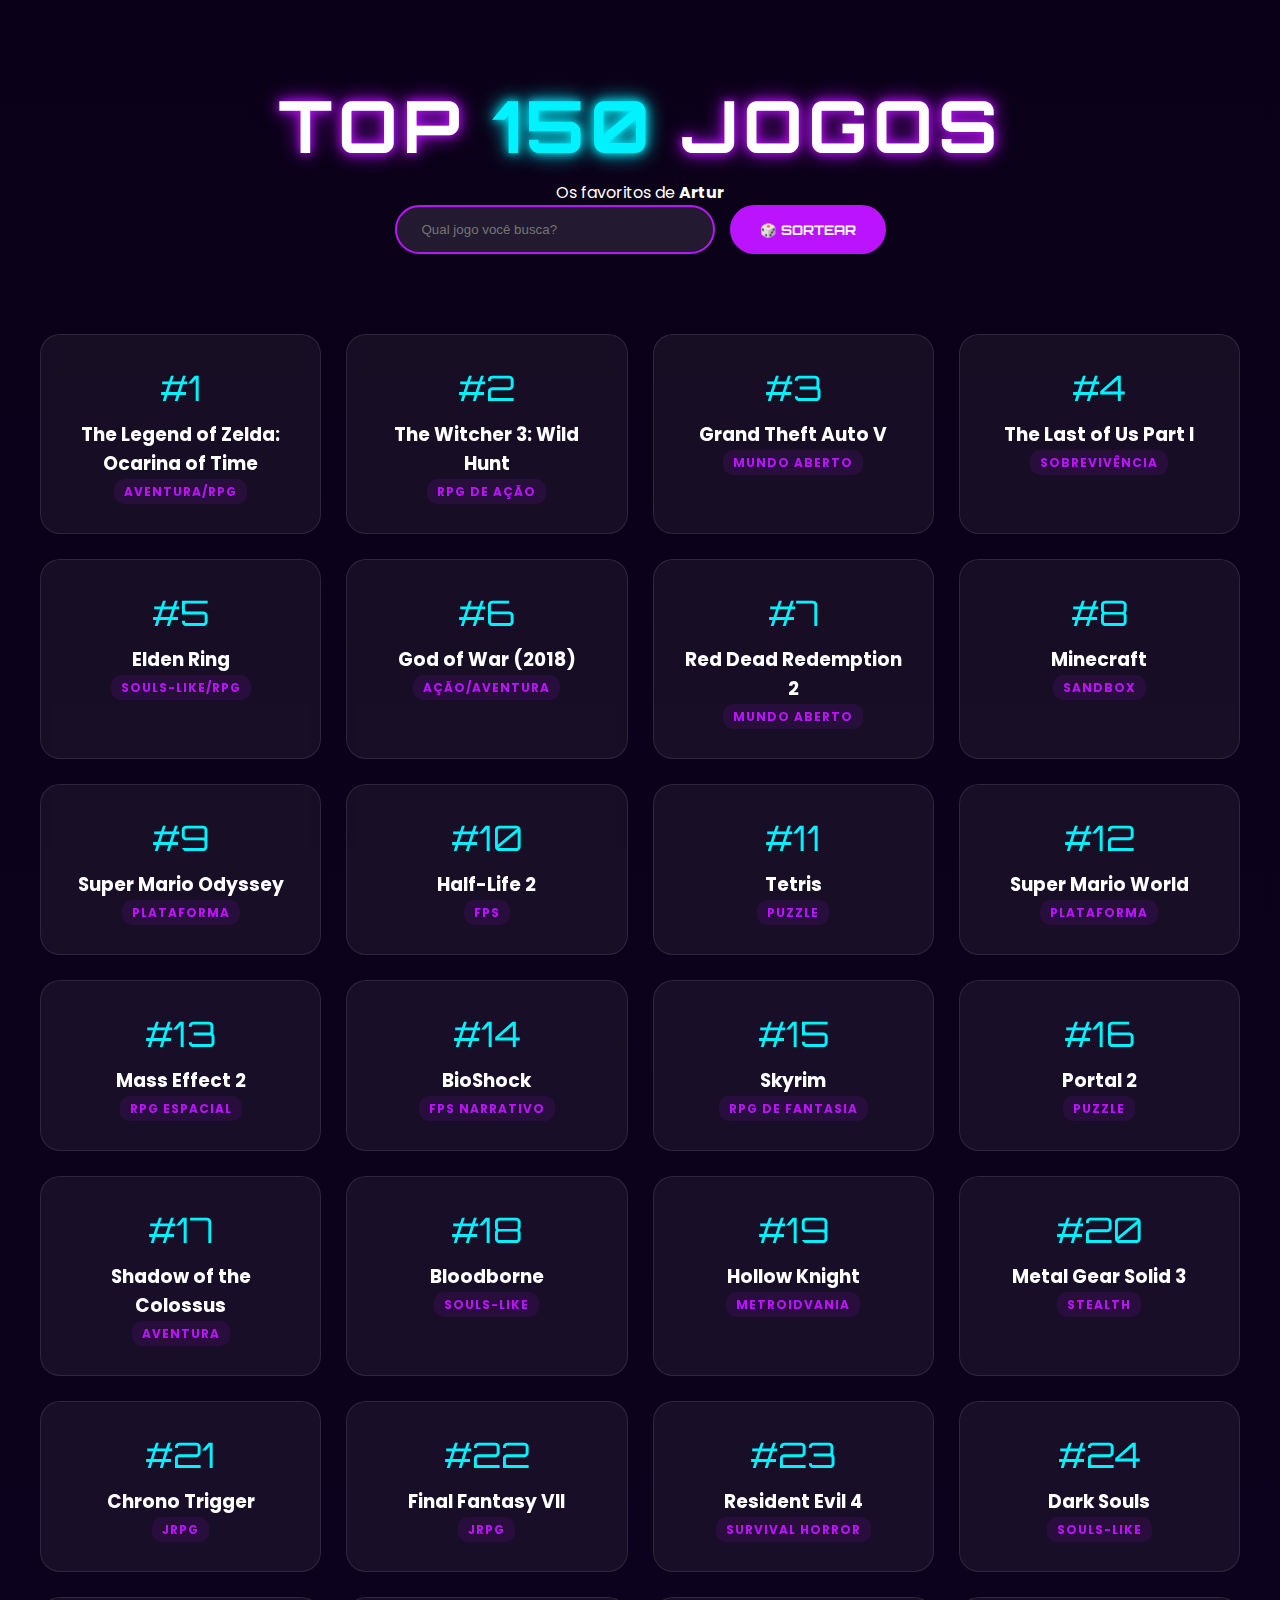
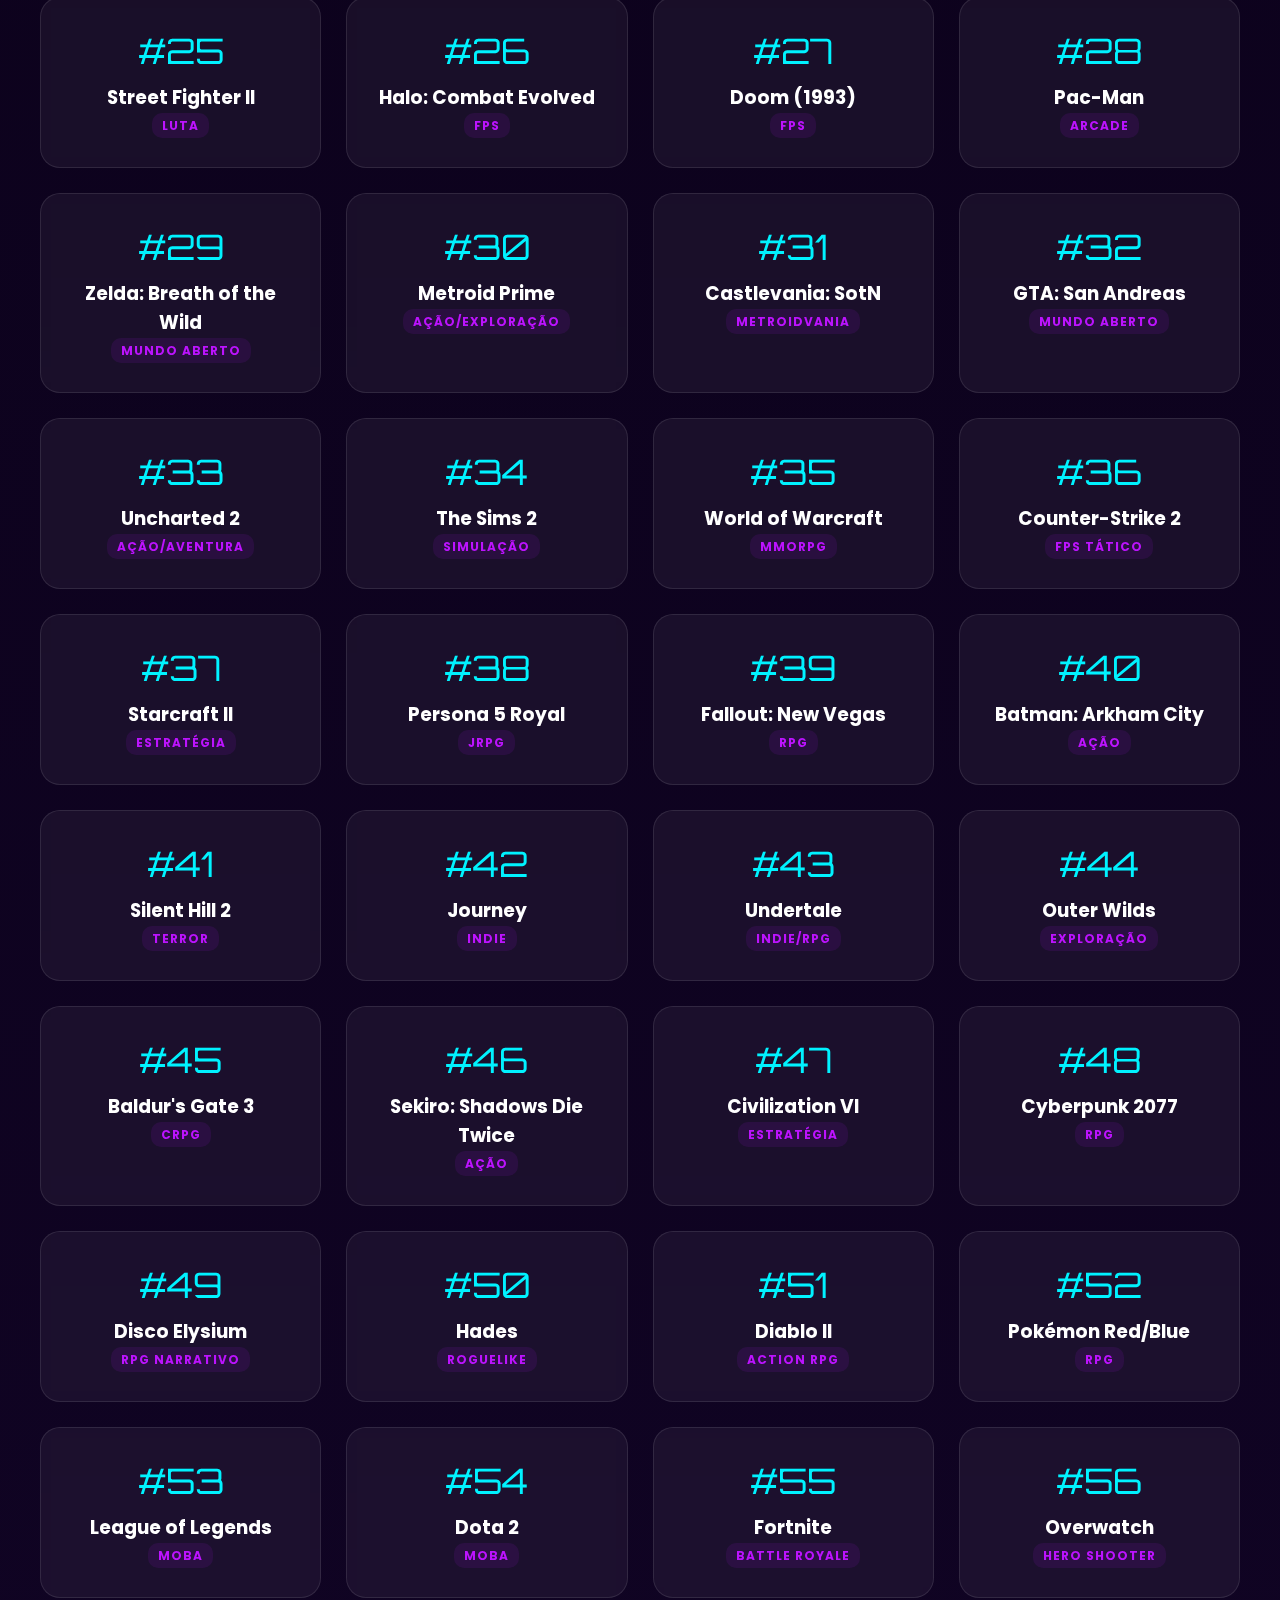
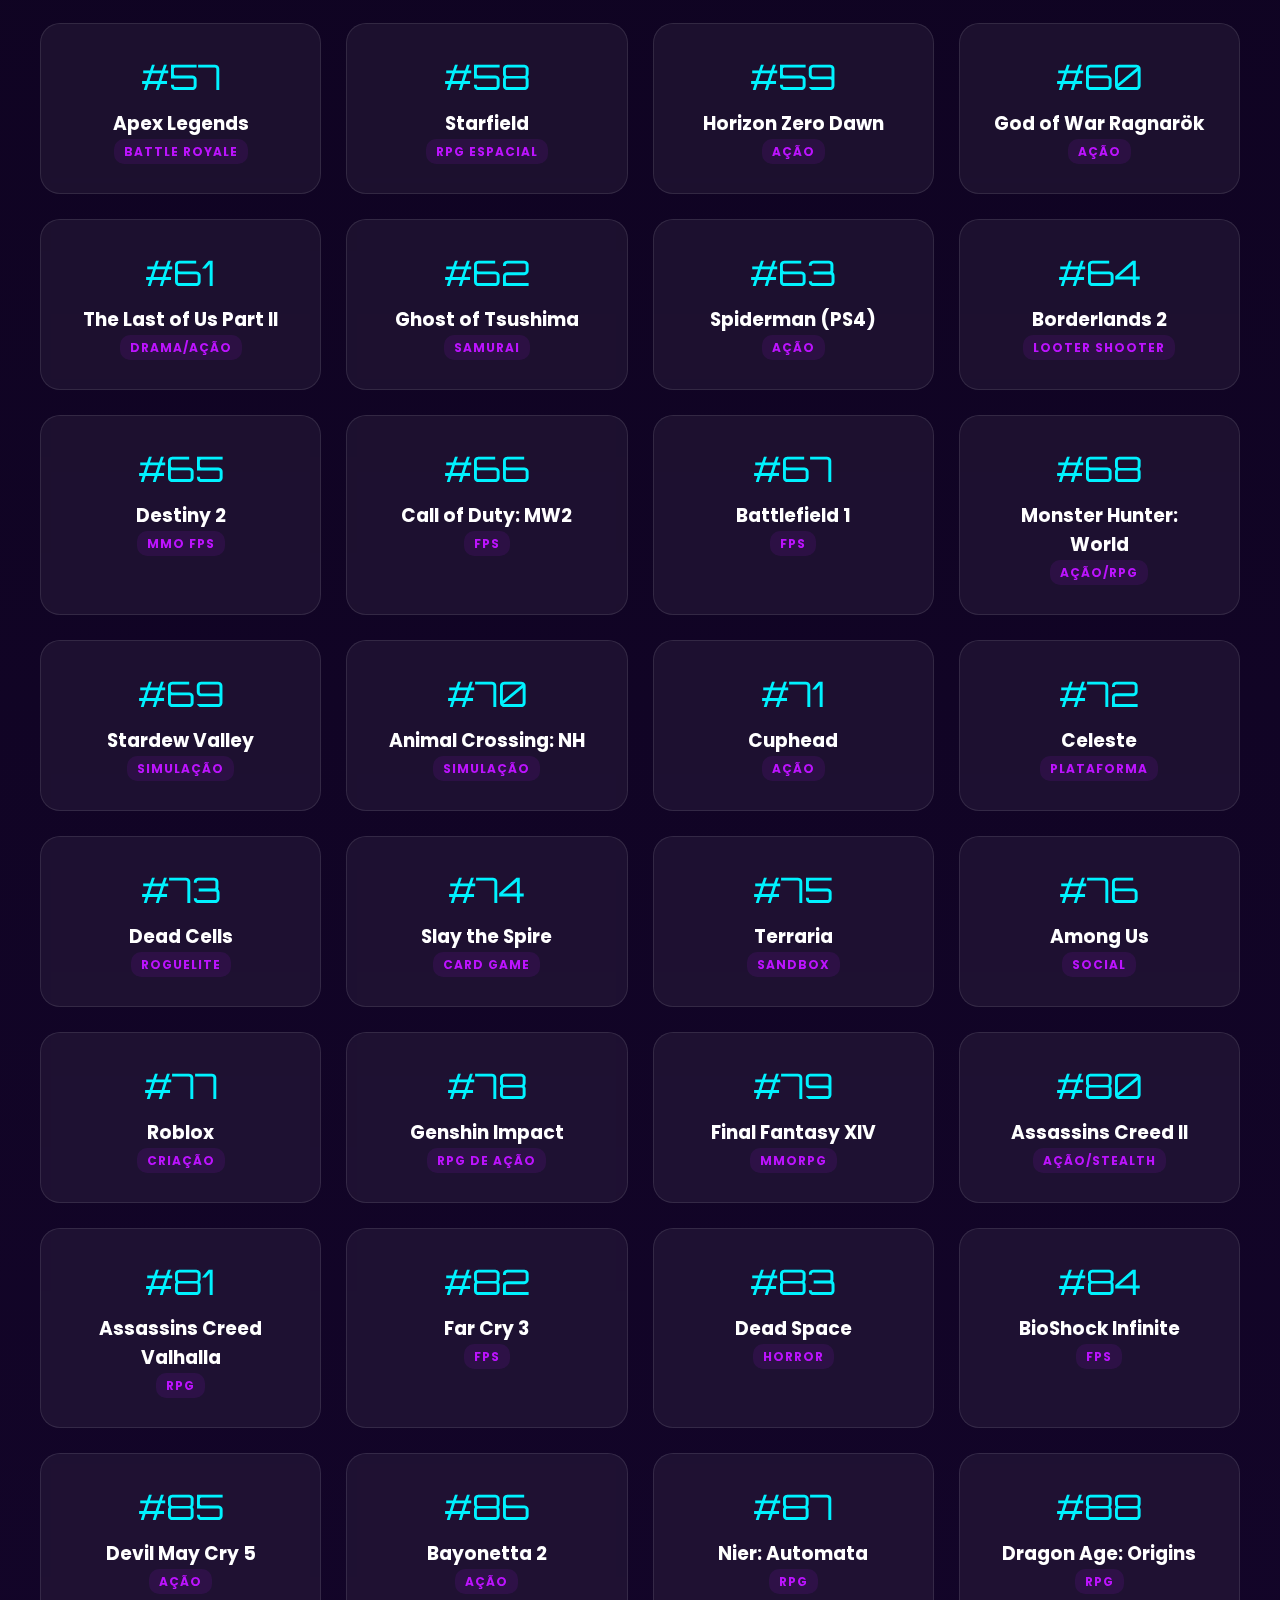
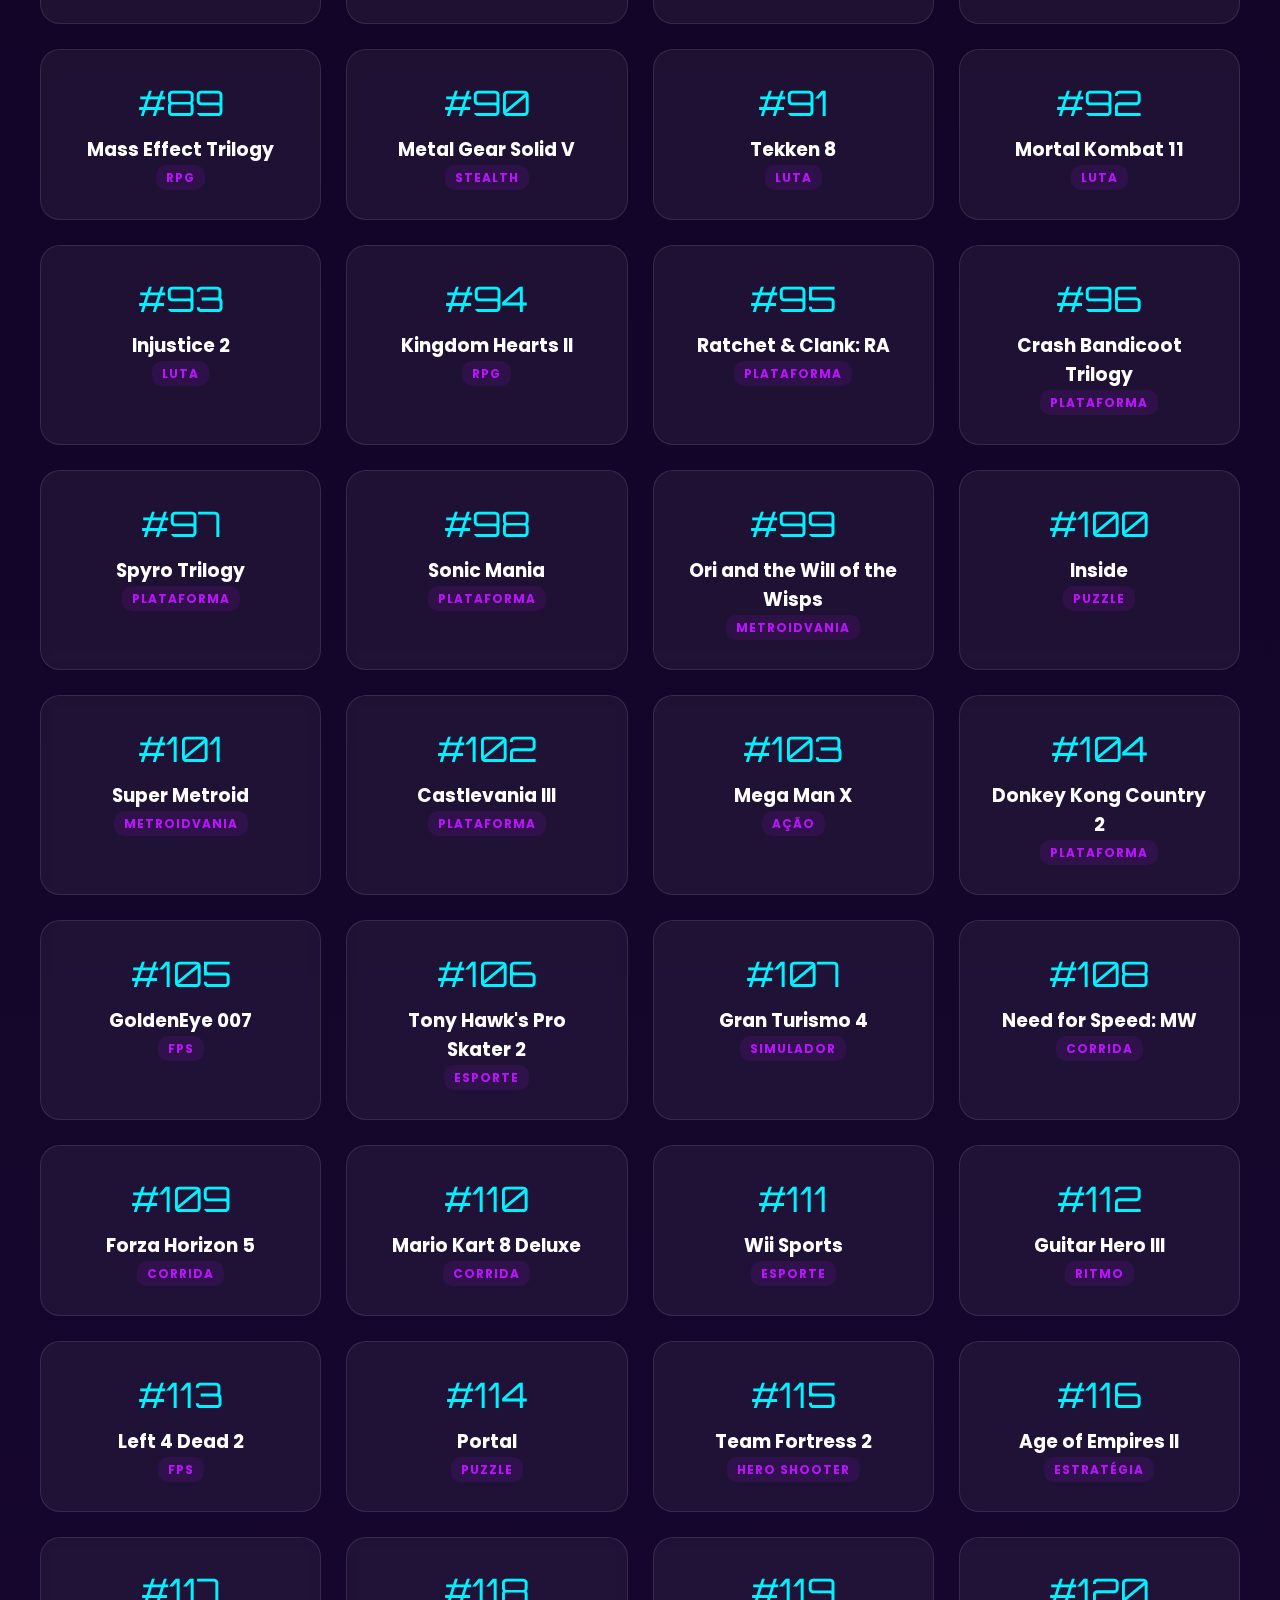
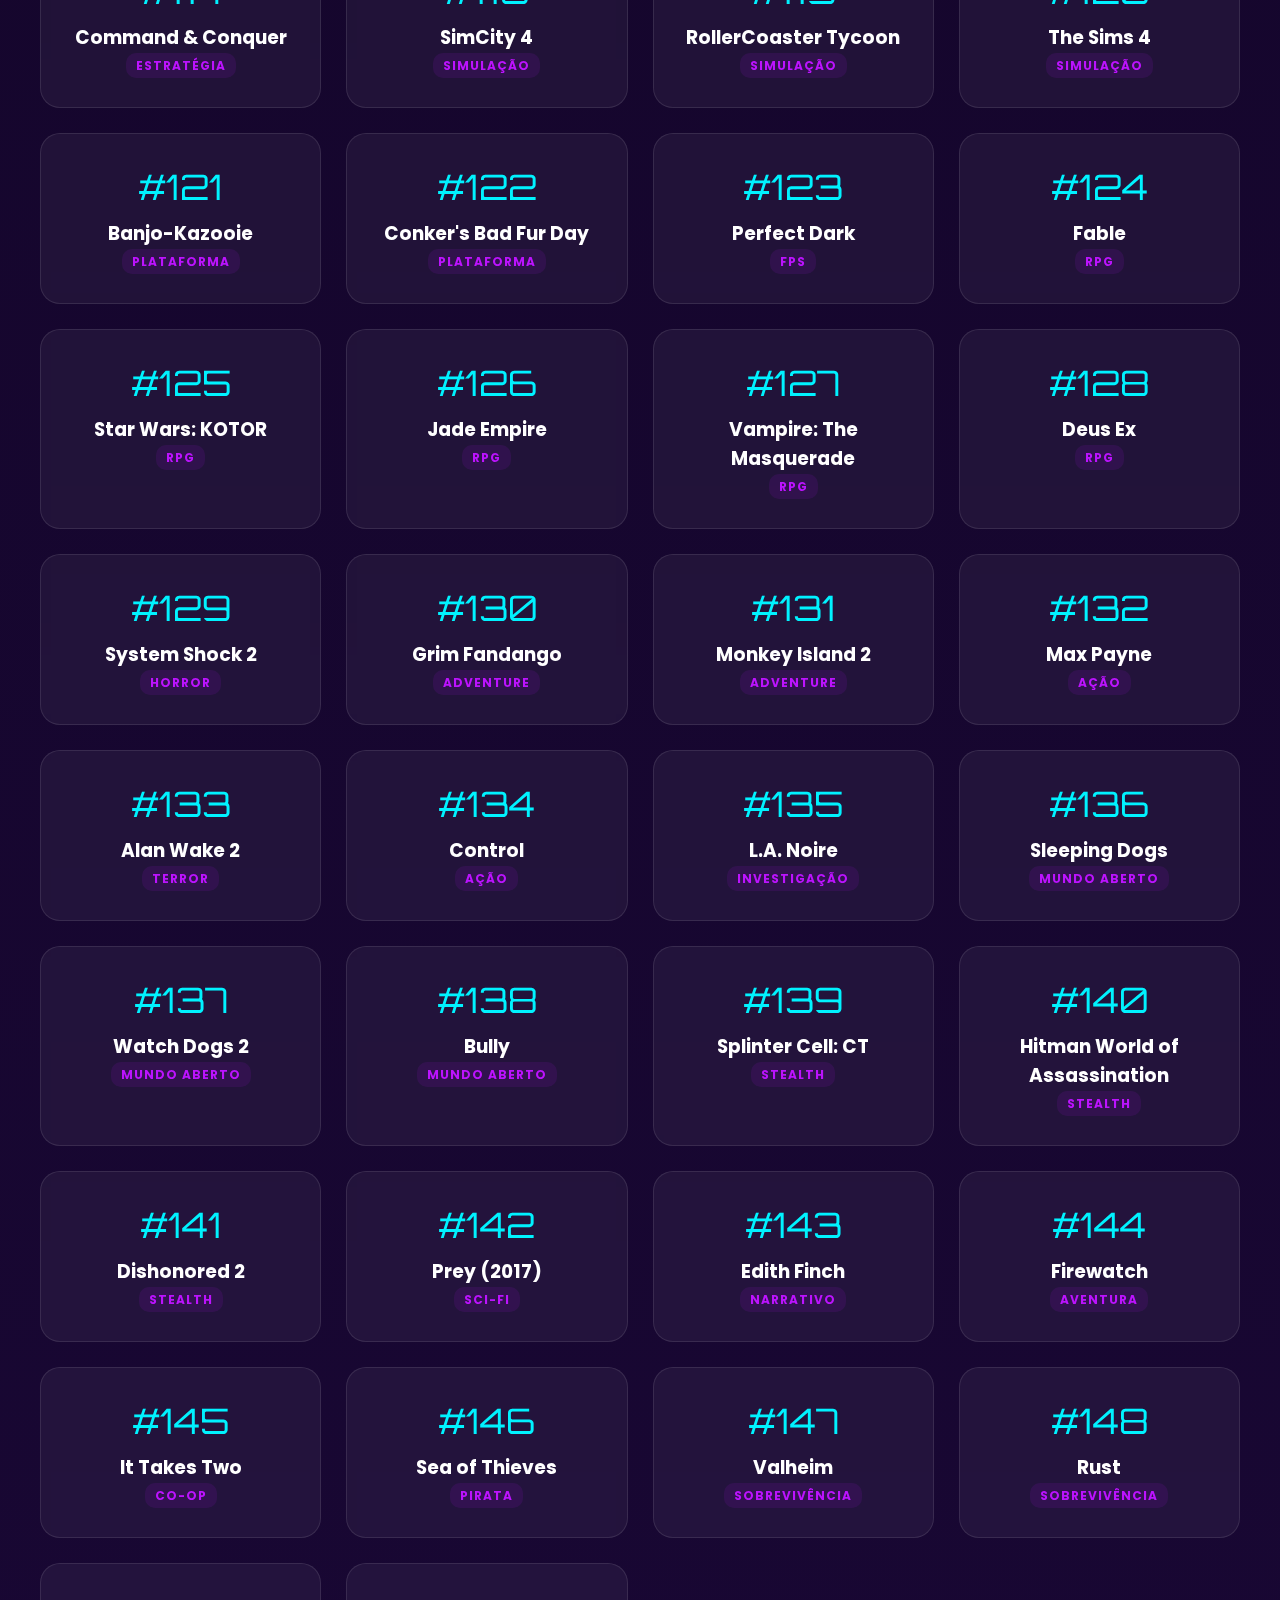
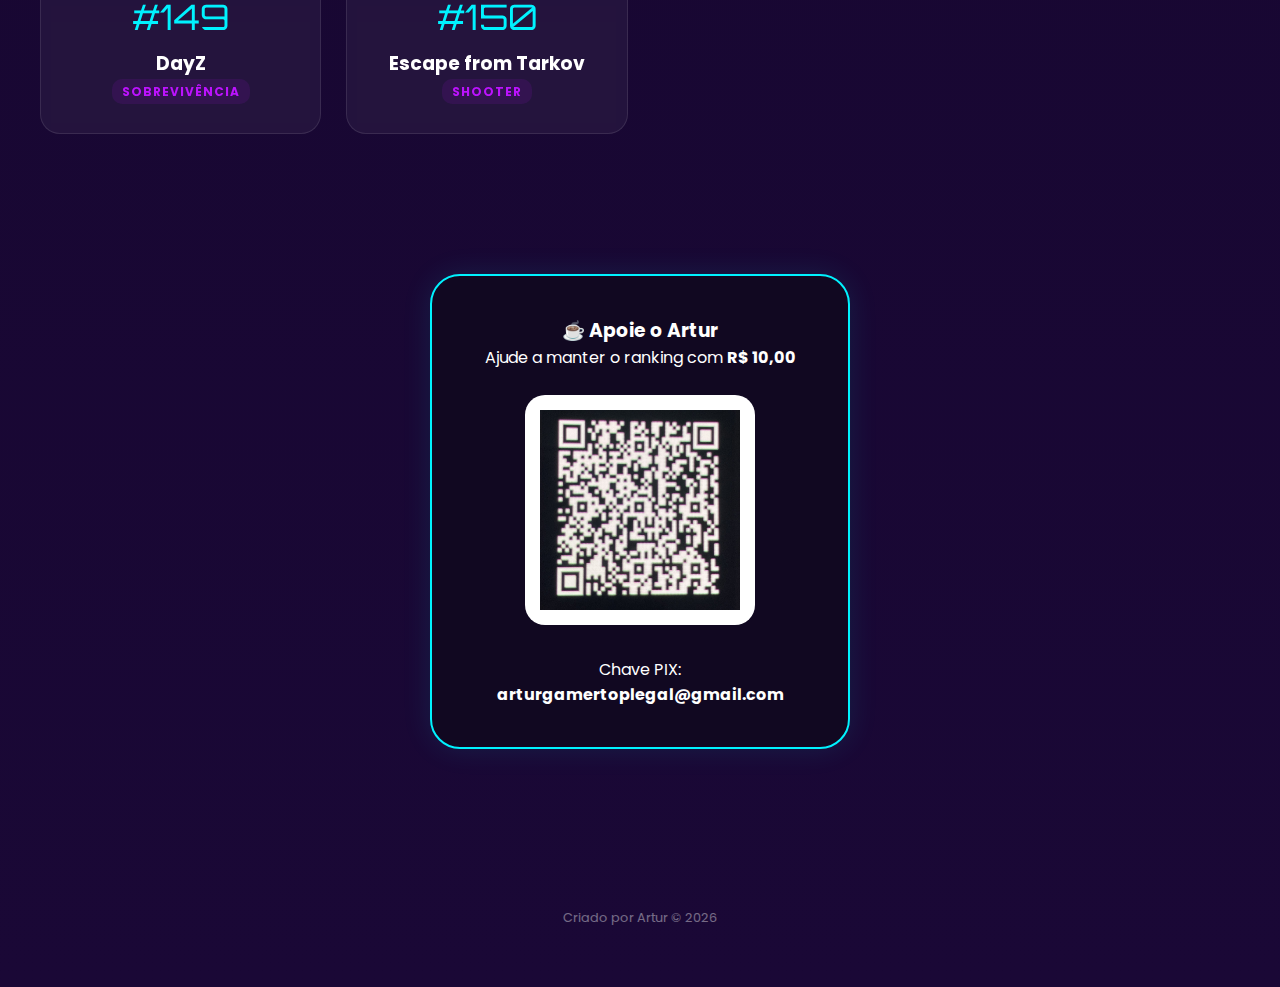
<file: index.html>
<!DOCTYPE html>
<html lang="pt-br">
<head>
    <meta charset="UTF-8">
    <meta name="viewport" content="width=device-width, initial-scale=1.0">
    <title>Top 150 Games | Artur</title>
    <link rel="stylesheet" href="style.css">
    <link href="https://fonts.googleapis.com/css2?family=Orbitron:wght@700&family=Poppins:wght@300;400;700&display=swap" rel="stylesheet">
</head>
<body>
    <header>
        <div class="hero">
            <h1>TOP <span class="accent">150</span> JOGOS</h1>
            <p>Os favoritos de <strong>Artur</strong></p>
        </div>
        <div class="controls">
            <input type="text" id="search-input" placeholder="Qual jogo você busca?">
            <button id="random-btn">🎲 SORTEAR</button>
        </div>
    </header>

    <main id="game-container" class="grid-container"></main>

    <section class="pix-section">
        <div class="pix-card">
            <h3>☕ Apoie o Artur</h3>
            <p>Ajude a manter o ranking com <b>R$ 10,00</b></p>
            <div class="qr-wrapper">
                <img src="chave-pix.png" alt="QR Code PIX" class="qr-code">
            </div>
            <div class="pix-info">
                <span>Chave PIX:</span>
                <strong id="pix-key">arturgamertoplegal@gmail.com</strong>
            </div>
        </div>
    </section>

    <footer>
        <p>Criado por Artur &copy; 2026</p>
    </footer>

    <script src="script.js"></script>
</body>
</html>
</file>
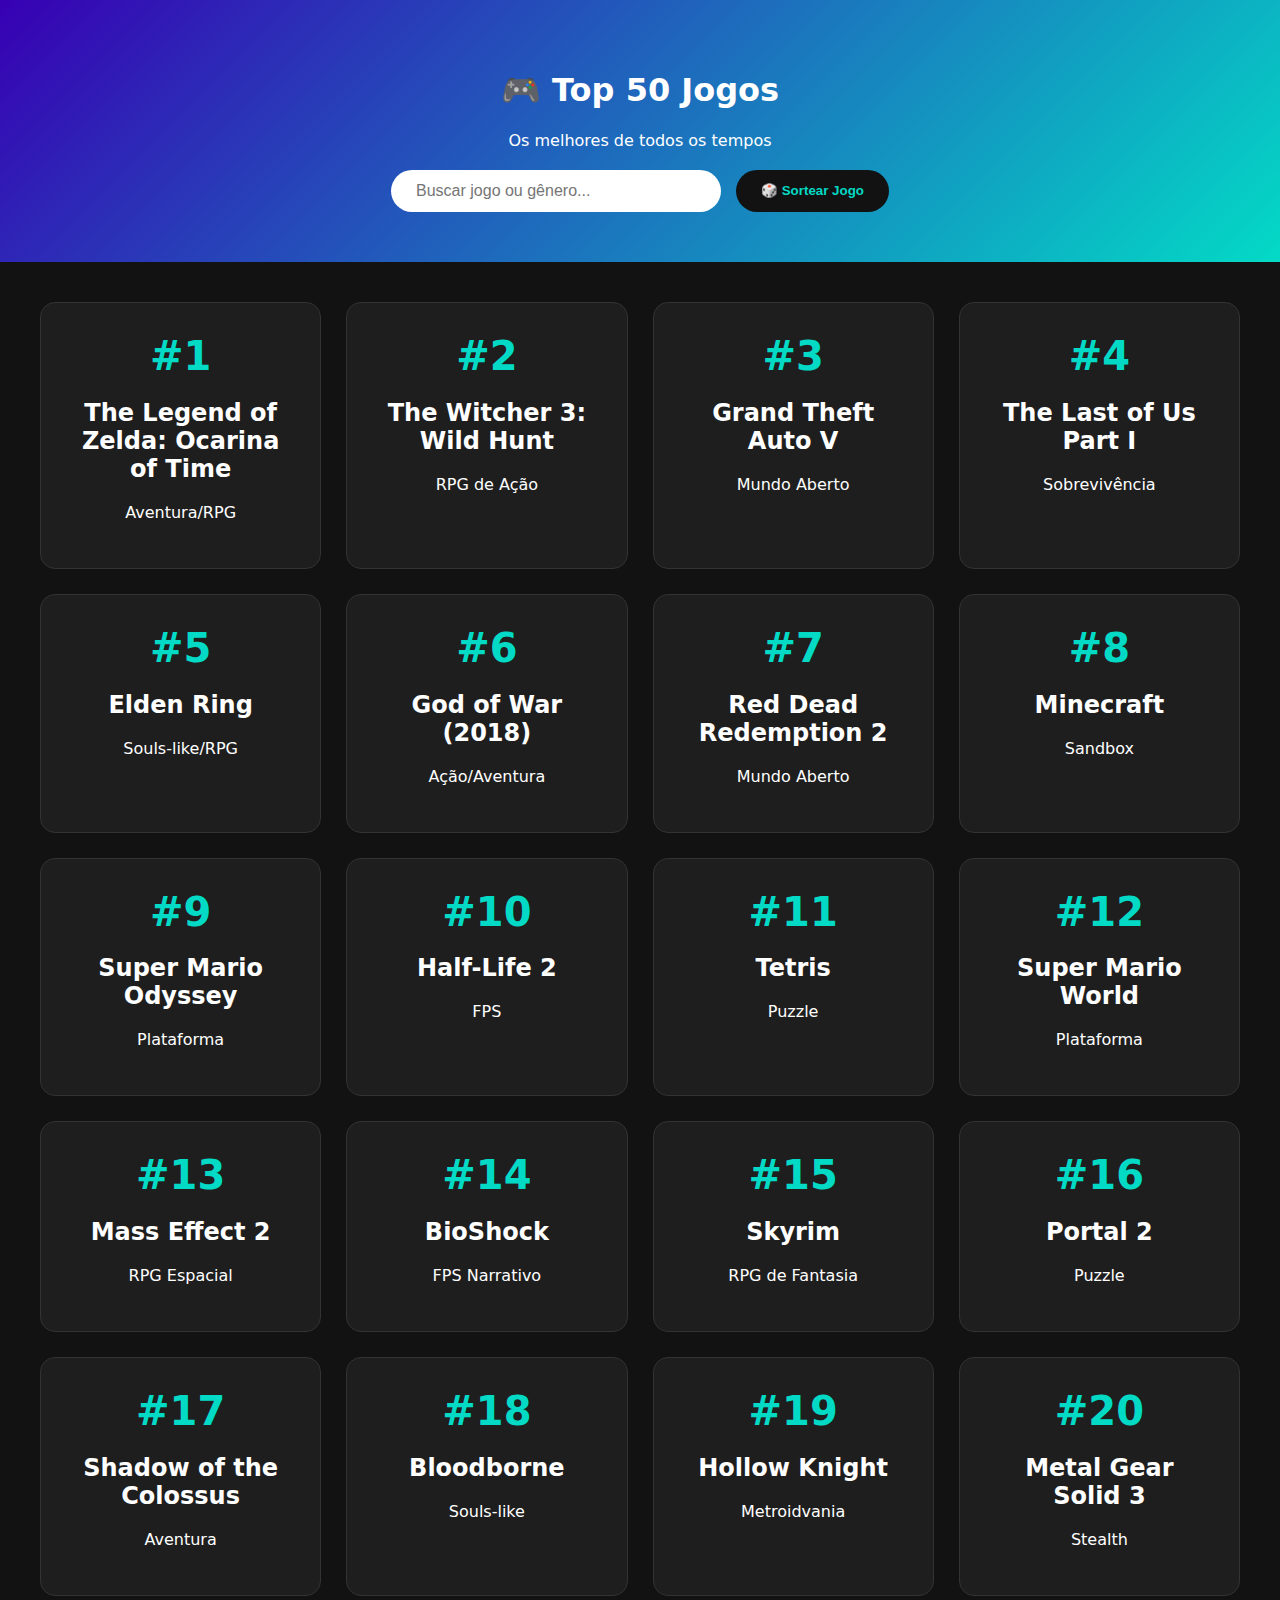
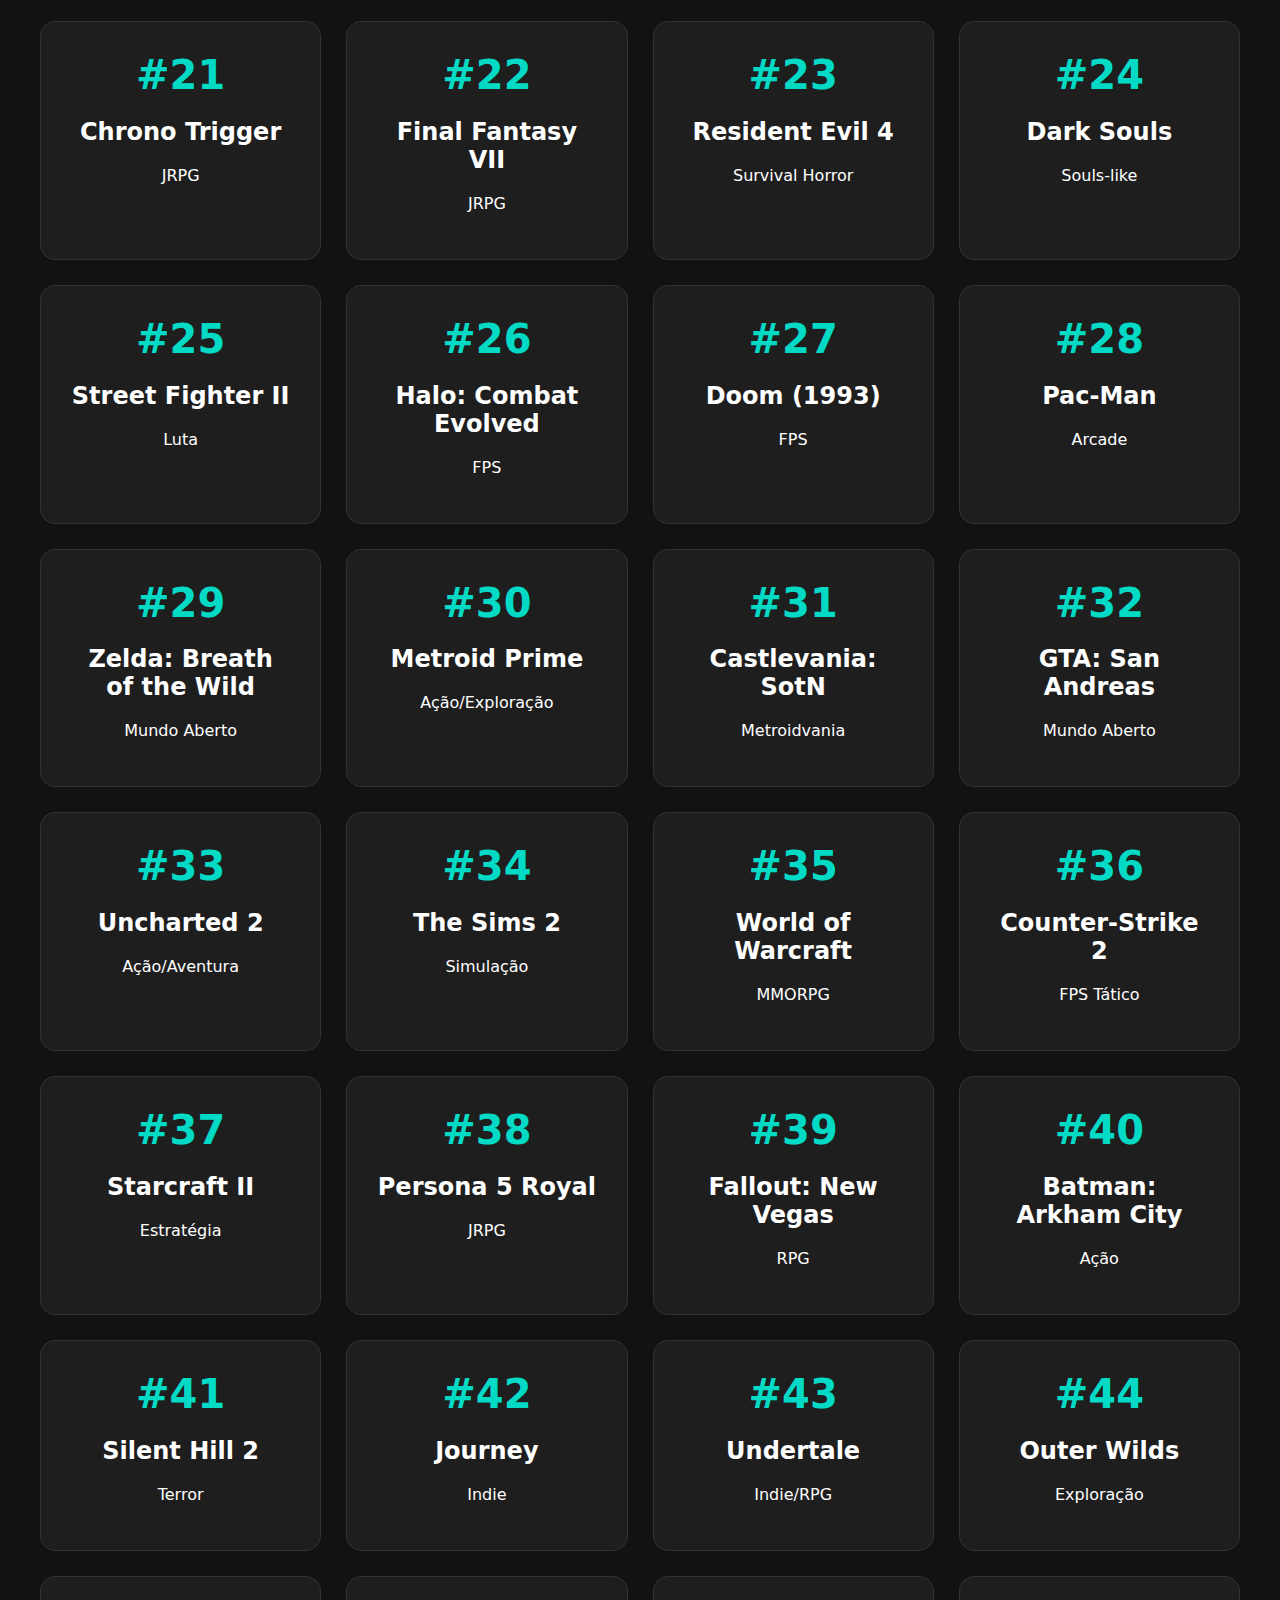
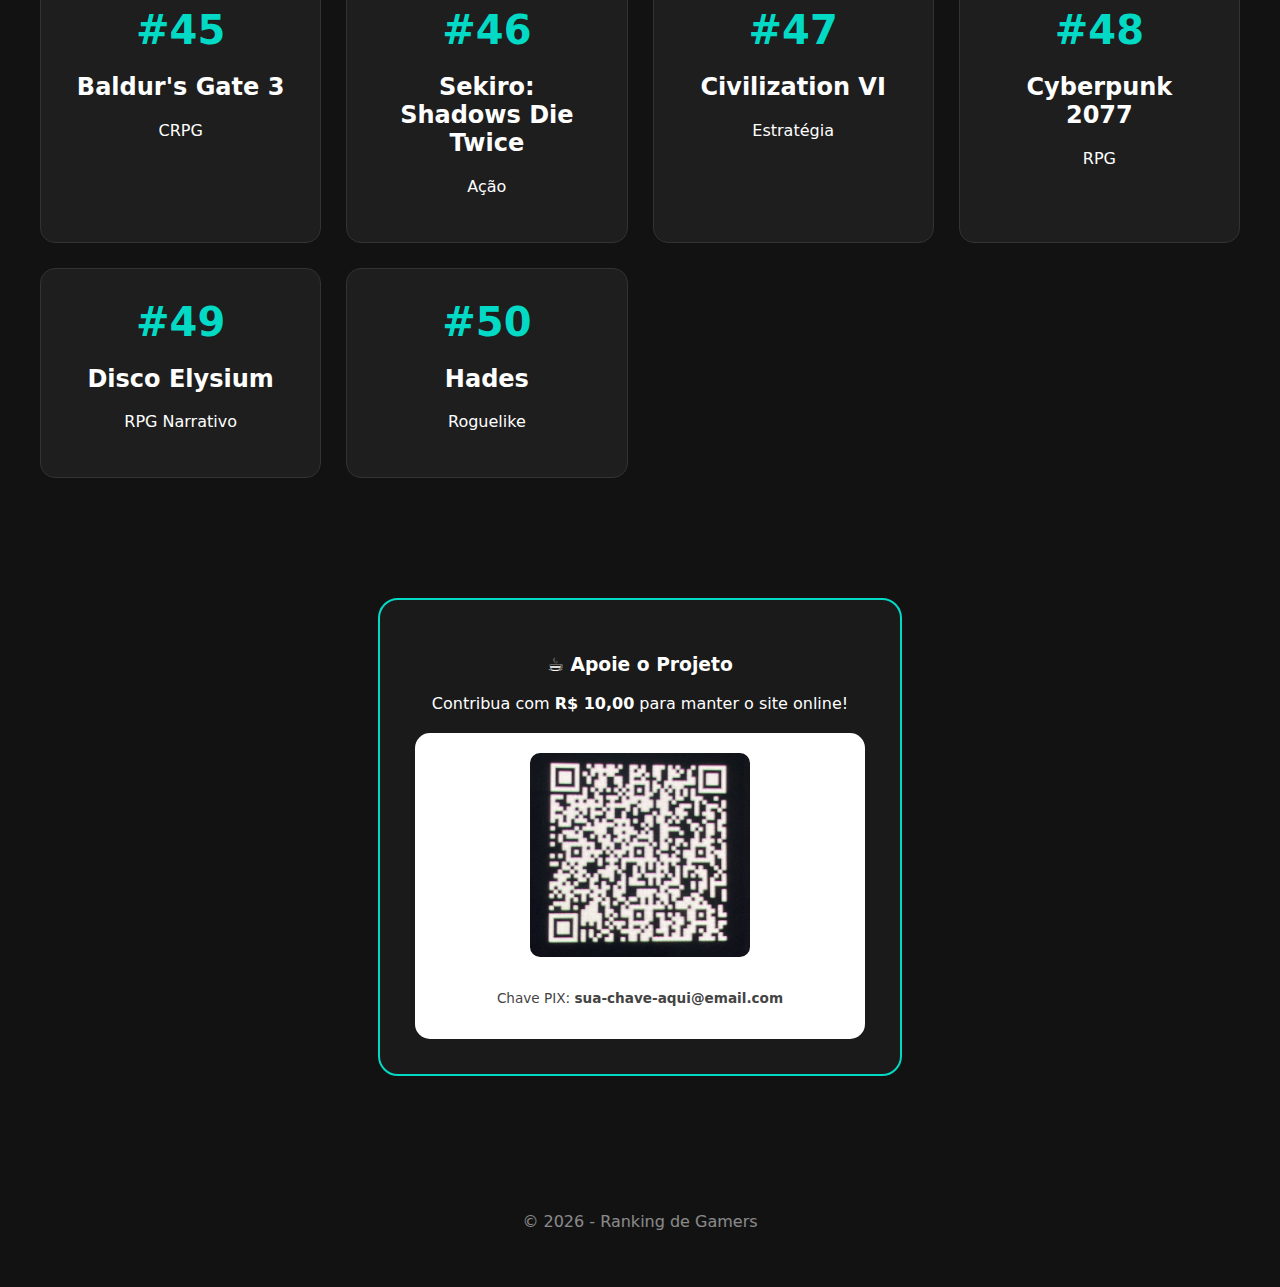
<file: sitetop50games/index.html>
<!DOCTYPE html>
<html lang="pt-br">
<head>
    <meta charset="UTF-8">
    <meta name="viewport" content="width=device-width, initial-scale=1.0">
    <title>Top 50 Games & Apoio</title>
    <link rel="stylesheet" href="style.css">
</head>
<body>
    <header>
        <h1>🎮 Top 50 Jogos</h1>
        <p>Os melhores de todos os tempos</p>
        <div class="controls">
            <input type="text" id="search-input" placeholder="Buscar jogo ou gênero...">
            <button id="random-btn">🎲 Sortear Jogo</button>
        </div>
    </header>

    <main id="game-container" class="container"></main>

    <section class="donation-section">
        <div class="donation-card">
            <h3>☕ Apoie o Projeto</h3>
            <p>Contribua com <strong>R$ 10,00</strong> para manter o site online!</p>
            <div class="pix-area">
                <img src="chave-pix.png" alt="Chave PIX R$ 10,00" class="pix-img">
                <p class="pix-key">Chave PIX: <strong>sua-chave-aqui@email.com</strong></p>
            </div>
        </div>
    </section>

    <footer>
        <p>&copy; 2026 - Ranking de Gamers</p>
    </footer>

    <script src="script.js"></script>
</body>
</html>
</file>
<file: style.css>
:root {
    --primary: #bc13fe; /* Roxo Neon */
    --secondary: #00f2ff; /* Azul Neon */
    --bg: #0a0118;
    --card-bg: rgba(255, 255, 255, 0.05);
    --text: #ffffff;
}

* { margin: 0; padding: 0; box-sizing: border-box; }

body {
    background: linear-gradient(180deg, var(--bg) 0%, #1a0836 100%);
    color: var(--text);
    font-family: 'Poppins', sans-serif;
    min-height: 100vh;
    scroll-behavior: smooth;
}

header {
    padding: 80px 20px 40px; /* Ajustei o padding inferior para a busca ficar mais perto */
    text-align: center;
}

.hero h1 {
    font-family: 'Orbitron', sans-serif;
    font-size: clamp(2.5rem, 8vw, 4.5rem);
    color: white; /* Cor base para o texto principal */
    letter-spacing: 5px; /* Mais espaçamento para parecer com a imagem */
    text-shadow: 0 0 10px var(--primary), 0 0 20px var(--primary); /* Efeito neon roxo */
    margin-bottom: 10px;
}

.accent {
    color: var(--secondary); /* Cor para o "150" */
    text-shadow: 0 0 10px var(--secondary), 0 0 20px var(--secondary); /* Efeito neon azul */
}

.subtitle {
    font-family: 'Poppins', sans-serif;
    font-size: clamp(0.9rem, 2.5vw, 1.2rem); /* Ajuste de tamanho responsivo */
    color: rgba(255, 255, 255, 0.8); /* Cor mais suave */
    text-transform: uppercase;
    font-weight: 700;
    letter-spacing: 2px;
    margin-bottom: 40px; /* Espaço entre o subtítulo e a barra de busca */
}

.controls {
    margin-top: 0; /* Removido o margin-top para ficar mais próximo do subtítulo */
    display: flex;
    justify-content: center;
    gap: 15px;
    flex-wrap: wrap;
}

#search-input {
    padding: 15px 25px;
    border-radius: 30px;
    border: 2px solid var(--primary);
    background: rgba(255, 255, 255, 0.1);
    color: white;
    width: 320px;
    outline: none;
}

#random-btn {
    padding: 15px 30px;
    border-radius: 30px;
    border: none;
    background: var(--primary);
    color: white;
    font-weight: bold;
    font-family: 'Orbitron', sans-serif;
    cursor: pointer;
    transition: 0.3s;
}

#random-btn:hover {
    background: var(--secondary);
    color: black;
    box-shadow: 0 0 20px var(--secondary);
    transform: scale(1.05);
}

.grid-container {
    display: grid;
    grid-template-columns: repeat(auto-fill, minmax(260px, 1fr));
    gap: 25px;
    padding: 40px;
    max-width: 1300px;
    margin: 0 auto;
}

.game-card {
    background: var(--card-bg);
    backdrop-filter: blur(5px);
    padding: 30px;
    border-radius: 20px;
    border: 1px solid rgba(255, 255, 255, 0.1);
    text-align: center;
    transition: 0.4s;
}

.game-card:hover {
    transform: translateY(-10px);
    border-color: var(--secondary);
    box-shadow: 0 10px 30px rgba(0, 242, 255, 0.15);
}

.rank {
    font-size: 2.2rem;
    font-family: 'Orbitron', sans-serif;
    color: var(--secondary);
    display: block;
    margin-bottom: 10px;
}

.genre {
    font-size: 0.75rem;
    color: var(--primary);
    font-weight: bold;
    text-transform: uppercase;
    letter-spacing: 1px;
    background: rgba(188, 19, 254, 0.1);
    padding: 4px 10px;
    border-radius: 10px;
}

/* SEÇÃO PIX */
.pix-section {
    padding: 100px 20px;
    display: flex;
    justify-content: center;
}

.pix-card {
    background: #110821;
    border: 2px solid var(--secondary);
    padding: 40px;
    border-radius: 30px;
    text-align: center;
    max-width: 420px;
    box-shadow: 0 0 30px rgba(0, 242, 255, 0.1);
}

.qr-wrapper {
    background: white;
    padding: 15px;
    border-radius: 20px;
    margin: 25px 0;
    display: inline-block;
}

.qr-code {
    width: 200px; /* Tamanho perfeito para leitura */
    height: 200px;
    display: block;
}

footer { padding: 60px; text-align: center; opacity: 0.4; font-size: 0.8rem; }

@media (max-width: 600px) {
    .qr-code { width: 160px; height: 160px; }
    #search-input { width: 90%; }
    .controls { gap: 10px; } /* Ajuste de espaçamento em mobile */
}
</file>
<file: sitetop50games/style.css>
:root {
    --primary: #03dac6;
    --accent: #ffde03;
    --bg: #121212;
    --card: #1e1e1e;
}

body {
    background-color: var(--bg);
    color: white;
    font-family: 'Segoe UI', system-ui, sans-serif;
    margin: 0;
    scroll-behavior: smooth;
}

header {
    text-align: center;
    padding: 50px 20px;
    background: linear-gradient(135deg, #3700b3, #03dac6);
    position: sticky;
    top: 0;
    z-index: 100;
}

.controls {
    margin-top: 20px;
    display: flex;
    justify-content: center;
    gap: 15px;
    flex-wrap: wrap;
}

#search-input {
    padding: 12px 25px;
    width: 280px;
    border-radius: 30px;
    border: none;
    font-size: 1rem;
}

#random-btn {
    padding: 12px 25px;
    border-radius: 30px;
    border: none;
    background: var(--bg);
    color: var(--primary);
    font-weight: bold;
    cursor: pointer;
    transition: 0.3s;
}

#random-btn:hover {
    background: white;
    transform: scale(1.05);
}

.container {
    display: grid;
    grid-template-columns: repeat(auto-fit, minmax(280px, 1fr));
    gap: 25px;
    padding: 40px;
    max-width: 1400px;
    margin: 0 auto;
}

.game-card {
    background: var(--card);
    border-radius: 15px;
    padding: 30px;
    text-align: center;
    border: 1px solid #333;
    transition: 0.4s;
}

.game-card.highlight {
    border: 3px solid var(--accent);
    transform: scale(1.08);
    box-shadow: 0 0 30px rgba(255, 222, 3, 0.4);
}

.rank {
    font-size: 2.5rem;
    font-weight: 900;
    color: var(--primary);
}

/* Estilo Doação */
.donation-section {
    padding: 80px 20px;
    display: flex;
    justify-content: center;
}

.donation-card {
    background: #1a1a1a;
    border: 2px solid var(--primary);
    border-radius: 20px;
    padding: 35px;
    text-align: center;
    max-width: 450px;
    width: 100%;
}

.pix-area {
    margin-top: 20px;
    background: #fff;
    padding: 20px;
    border-radius: 15px;
    color: #000;
}

.pix-img {
    width: 100%;
    max-width: 220px;
    height: auto;
    margin-bottom: 15px;
    border-radius: 10px;
}

.pix-key {
    font-size: 0.85rem;
    color: #444;
}

footer {
    text-align: center;
    padding: 40px;
    opacity: 0.5;
}
</file>
